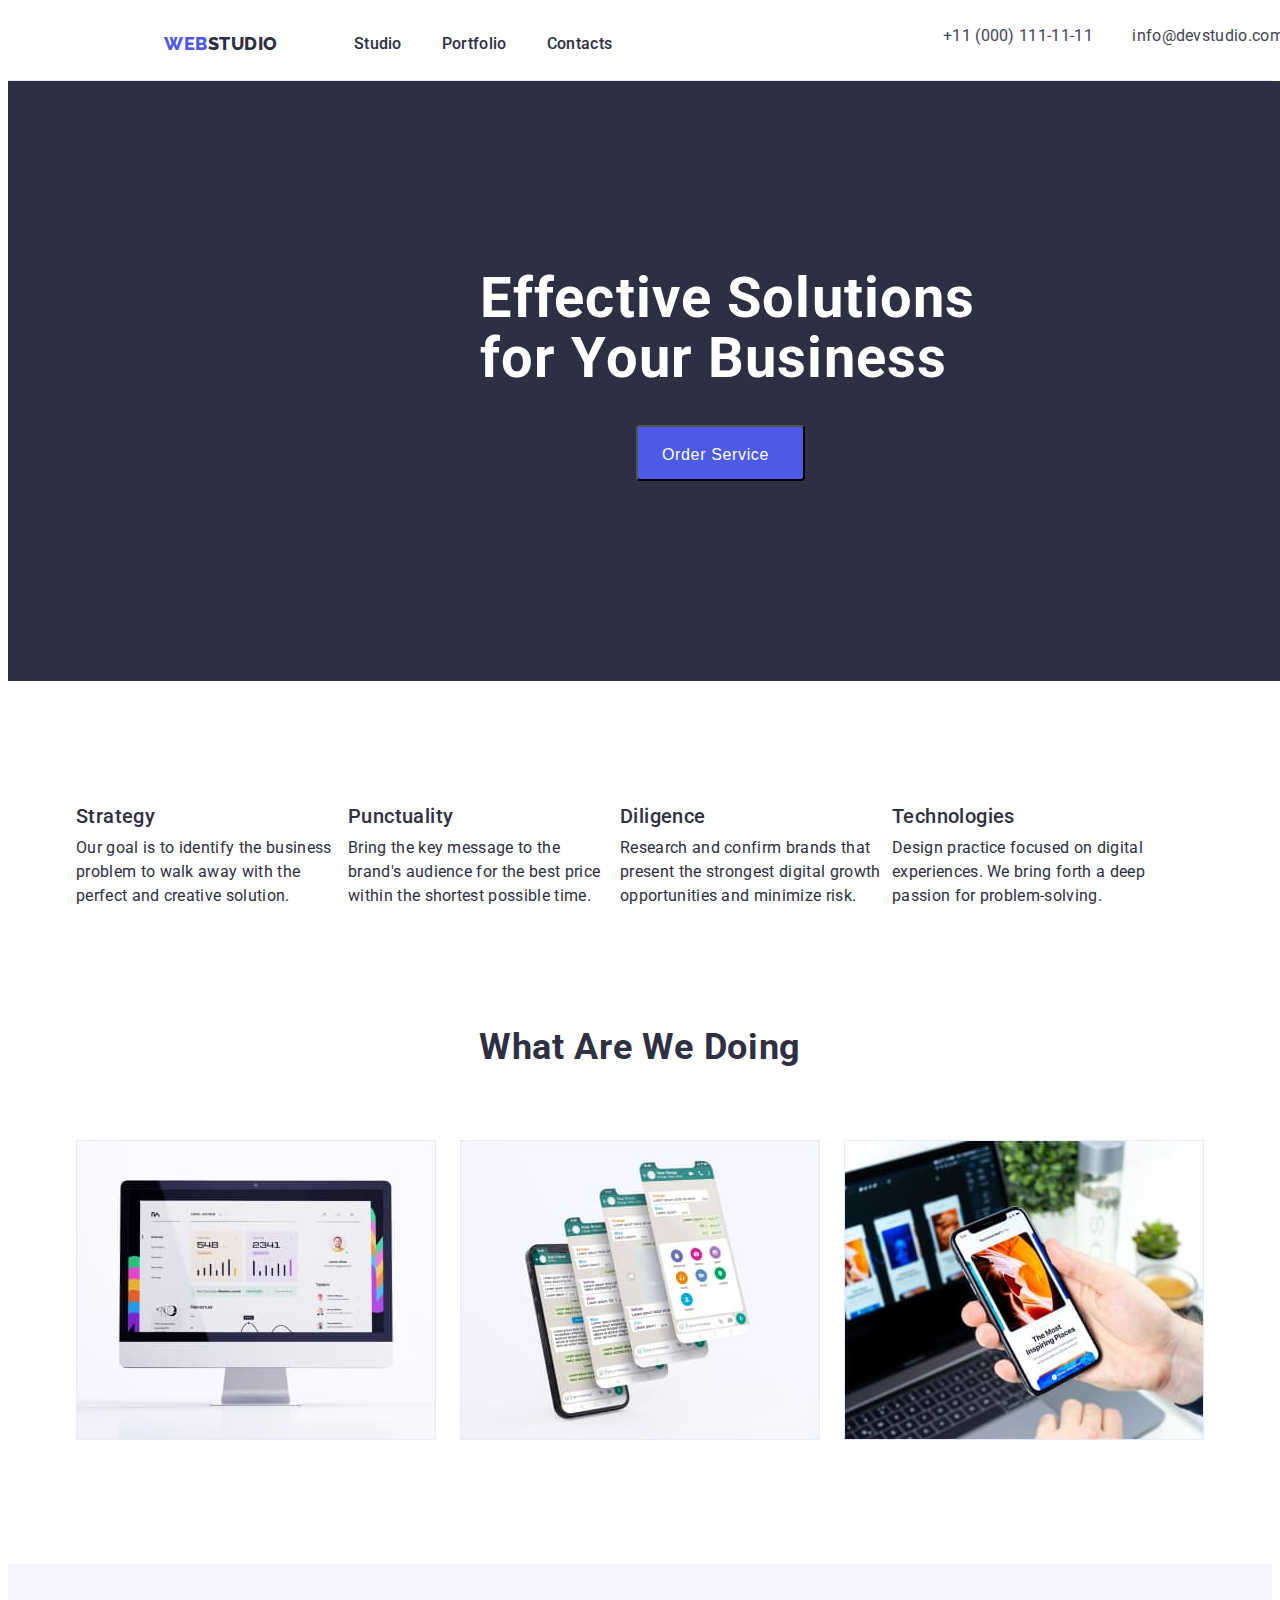
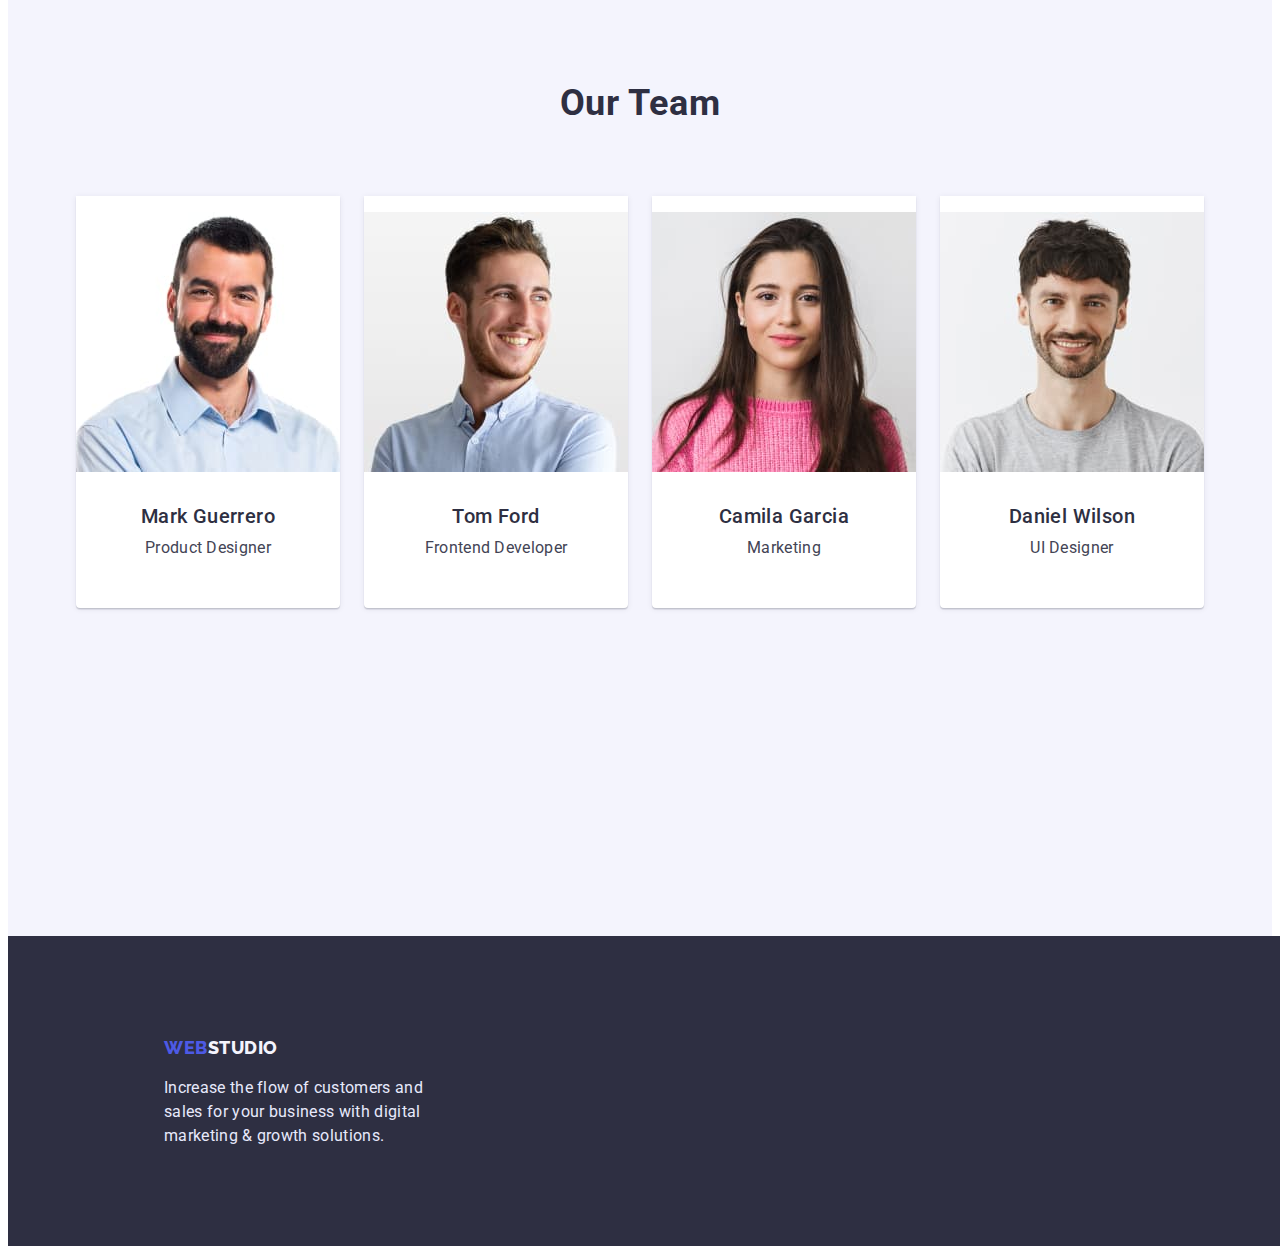
<file: index.html>
<!DOCTYPE html>
<html lang="en">

<head>
    <meta charset="UTF-8">
    <meta http-equiv="X-UA-Compatible" content="IE=edge">
    <meta name="viewport" content="width=device-width, initial-scale=1.0">
    <title>Main Page</title>
    <link rel="stylesheet" href="https://cdnjs.cloudflare.com/ajax/libs/modern-normalize/1.1.0/modern-normalize.min.css"
        integrity="sha512-wpPYUAdjBVSE4KJnH1VR1HeZfpl1ub8YT/NKx4PuQ5NmX2tKuGu6U/JRp5y+Y8XG2tV+wKQpNHVUX03MfMFn9Q=="
        crossorigin="anonymous" referrerpolicy="no-referrer" />
    <link rel="preconnect" href="https://fonts.googleapis.com">
    <link rel="preconnect" href="https://fonts.gstatic.com" crossorigin>
    <link
        href="https://fonts.googleapis.com/css2?family=Raleway:wght@800&family=Roboto:wght@400;500;700;900&display=swap"
        rel="stylesheet">
    <link rel="stylesheet" href="./css/styles.css">
</head>


<body>
    <!-- Top line -->
    <header class="header">
        <!-- Navigation -->
        <div class="container">
            <nav class="nav">
                <a class="nav-logo" href="./index.html">Web<span class="logo-nav-st">Studio</span></a>
                <ul class="nav-list">
                    <li><a class="nav-item" href="./index.html">Studio</a></li>
                    <li><a class="nav-item" href="./portfolio.html">Portfolio</a></li>
                    <li><a class="nav-item" href="">Contacts</a></li>
                </ul>
            </nav>
        </div>
        <!-- Contacts -->
        <address>
            <ul class="adr-list">
                <li>
                    <a class="address mail" href="mailto:info@devstudio.com">info@devstudio.com</a>
                </li>
                <li>
                    <a class="address tel" href="tel:+110001111111">+11 (000) 111-11-11</a>
                </li>
            </ul>
        </address>
        </div>
    </header>



    <main class="main">
        <!-- hero image -->
        <section class="hero-image">
            <h1 class="main-title">Effective Solutions for Your Business</h1>
            <button class="button" type="button">Order Service</button>
        </section>

        <!-- Section 1 -->
        <section class="section-one">
            <div class="container">
                <h2 class="main-t">Advantages</h2>
                <ul class="sec-one-list">
                    <li class="sec-one-list-one">
                        <h3 class="sec-one-tit">Strategy</h3>
                        <p class="sec-one-p">
                            Our goal is to identify the business
                            problem to walk away with the perfect and creative solution.
                        </p>
                    </li>
                    <li class="sec-one-list-two">
                        <h3 class="sec-one-tit"> Punctuality</h3>
                        <p class="sec-one-p">
                            Bring the key message to the brand's audience for the best price within the shortest
                            possible
                            time.
                        </p>
                    </li>
                    <li class="sec-one-list-three">
                        <h3 class="sec-one-tit">Diligence</h3>
                        <p class="sec-one-p">
                            Research and confirm brands that present the strongest digital growth opportunities and
                            minimize
                            risk.
                        </p>
                    </li>
                    <li class="sec-one-list-four">
                        <h3 class="sec-one-tit">Technologies</h3>
                        <p class="sec-one-p">
                            Design practice focused on digital experiences. We bring forth a deep passion for
                            problem-solving.
                        </p>
                    </li>
                </ul>
            </div>
        </section>


        <!-- Section 2 -->
        <div class="container">
            <section class="section-two">
                <h2 class="sec-two-title">What are we doing</h2>

                <ul class="sec-two-list">
                    <li class="sec-two-li">
                        <img class="sec-two-img" src="./images/img1.jpg" alt="Computer" width="360">
                    </li>
                    <li class="sec-two-li">
                        <img class="sec-two-img" src="./images/img2.jpg" alt="Mobile version" width="360">
                    </li>
                    <li class="sec-two-li">
                        <img class="sec-two-img" src="./images/img3.jpg" alt="Application on the phone" width="360">
                    </li>
                </ul>
            </section>
        </div>
        <!-- Section 3 -->

        <section class="section-three">
            <h2 class="sec-three-title">Our Team</h2>
            <div class="container">
                <ul class="sec-three-list">

                    <li class="sec-three-li">
                        <img class="sec-three-img" src="./images/markguerrero.jpg" alt="Mark Guerrero" width="264">
                        <div class="sec-three-text">
                            <h3 class="sec-three-tit">Mark Guerrero</h3>
                            <p class="sec-three-p">Product Designer</p>
                        </div>
                    </li>
                    <li class="sec-three-li">
                        <img class="sec-three-img" src="./images/tomford.jpg" alt="Tom Ford" width="264">
                        <div class="sec-three-text">
                            <h3 class="sec-three-tit">Tom Ford</h3>
                            <p class="sec-three-p">Frontend Developer</p>
                        </div>
                    </li>
                    <li class="sec-three-li">
                        <img class="sec-three-img" src="./images/camilagarcia.jpg" alt="Camila Garcia" width="264">
                        <div class="sec-three-text">
                            <h3 class="sec-three-tit">Camila Garcia</h3>
                            <p class="sec-three-p">Marketing</p>
                        </div>
                    </li>
                    <li class="sec-three-li">
                        <img class="sec-three-img" src="./images/danielwilson.jpg" alt="Daniel Wilson" width="264">
                        <div class="sec-three-text">
                            <h3 class="sec-three-tit">Daniel Wilson</h3>
                            <p class="sec-three-p">UI Designer</p>
                        </div>
                    </li>
                </ul>
            </div>
        </section>


    </main>


    <footer class="footer">
        <div class="container">
            <a class="logo-foot" href="./index.html">Web<span class="logo-foot-st">Studio</span></a>
            <p class="footer-p">
                Increase the flow of customers and sales for your business with digital marketing & growth solutions.
            </p>
        </div>
    </footer>


</body>

</html>
</file>
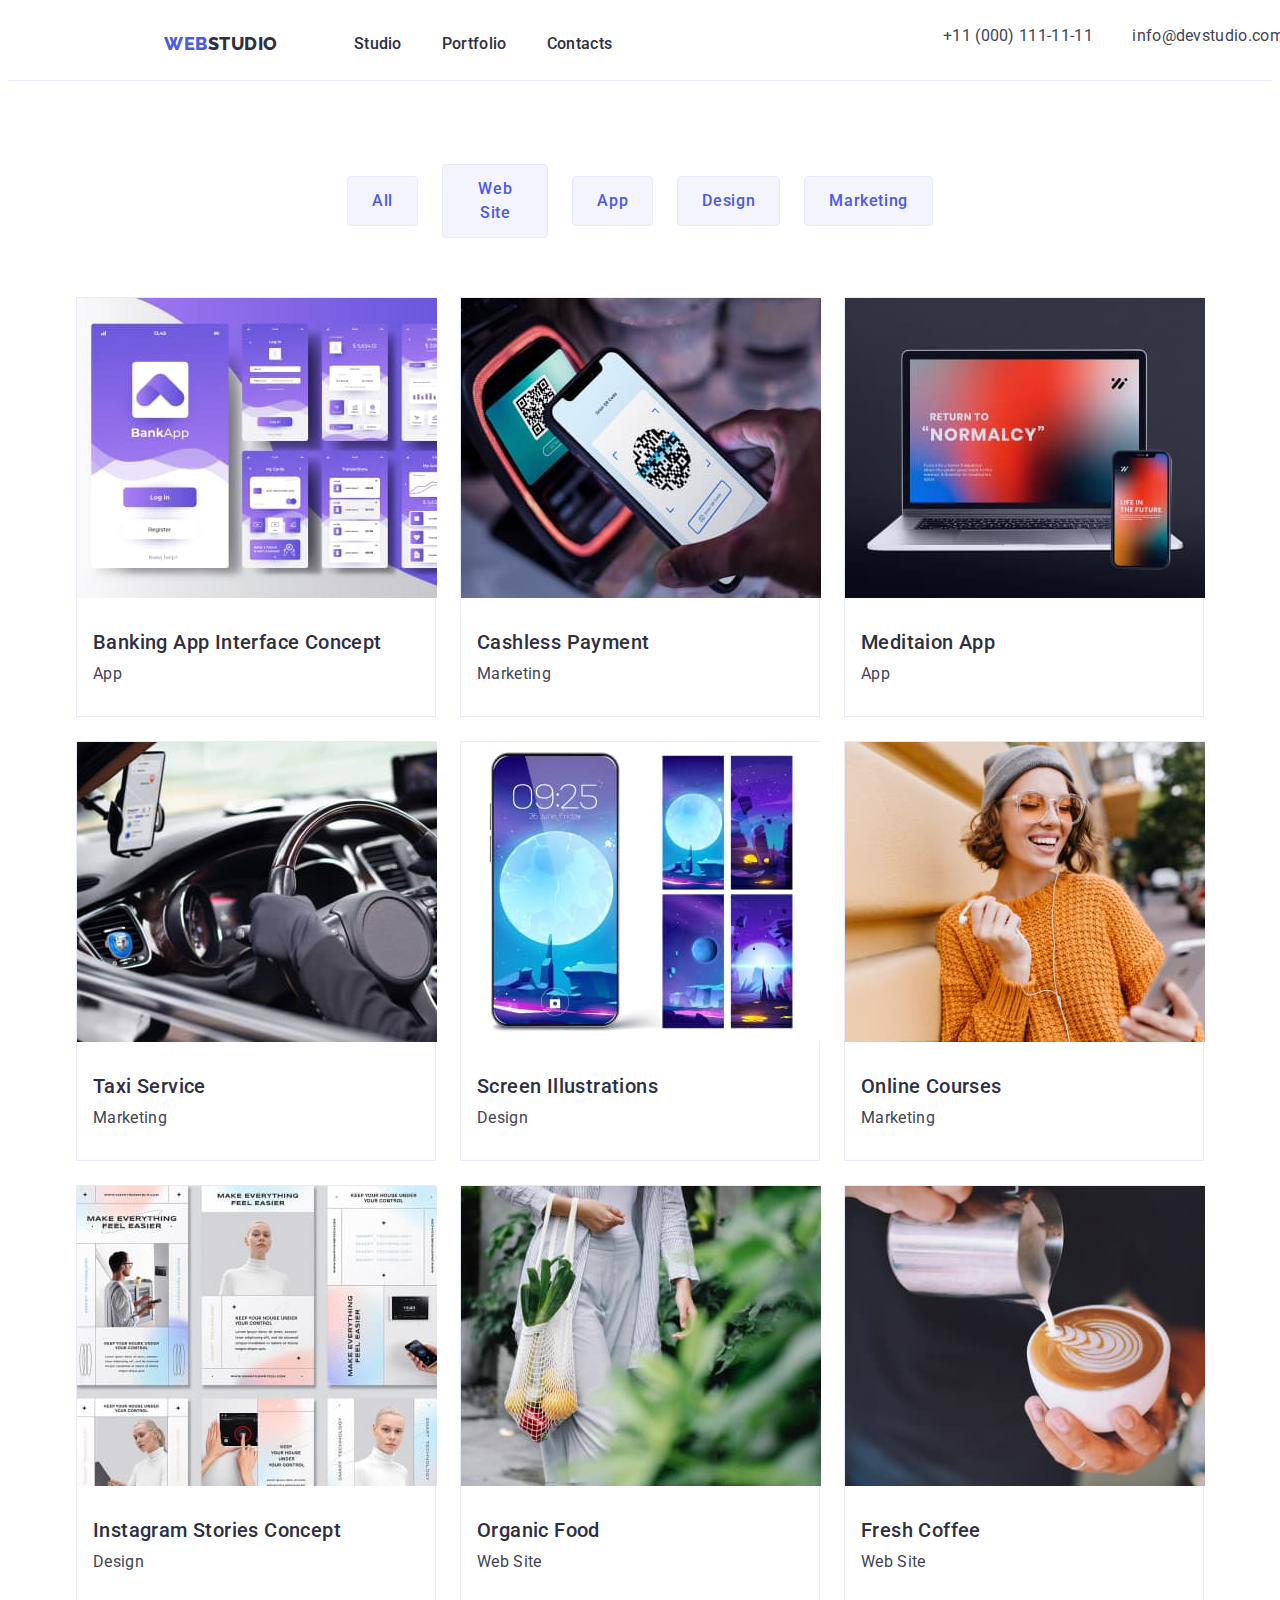
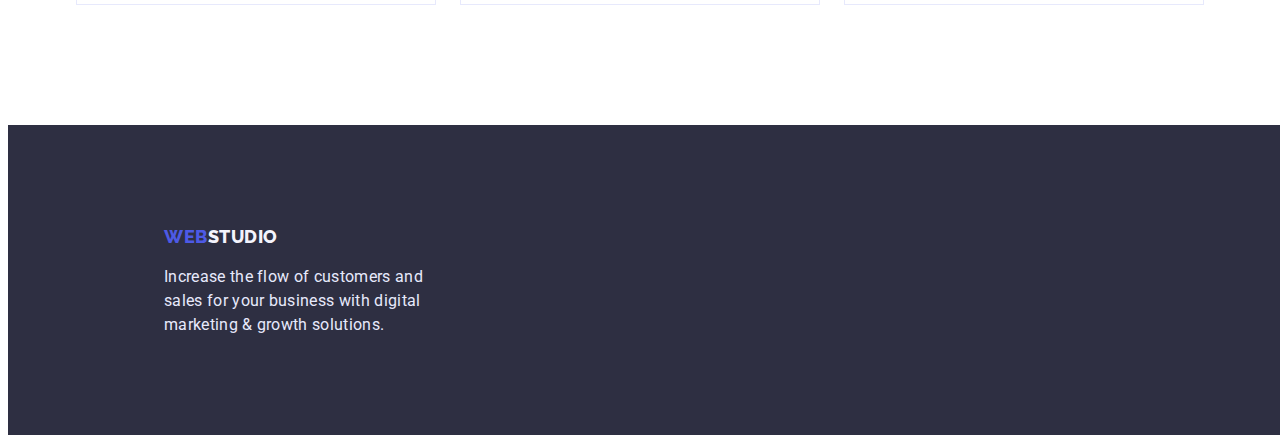
<file: portfolio.html>
<!DOCTYPE html>
<html lang="en">

<head>
	<meta charset="UTF-8" />
	<meta http-equiv="X-UA-Compatible" content="IE=edge" />
	<meta name="viewport" content="width=device-width, initial-scale=1.0" />
	<title>Portfolio</title>
	<link rel="stylesheet" href="https://cdnjs.cloudflare.com/ajax/libs/modern-normalize/1.1.0/modern-normalize.min.css"
		integrity="sha512-wpPYUAdjBVSE4KJnH1VR1HeZfpl1ub8YT/NKx4PuQ5NmX2tKuGu6U/JRp5y+Y8XG2tV+wKQpNHVUX03MfMFn9Q=="
		crossorigin="anonymous" referrerpolicy="no-referrer" />
	<link rel="preconnect" href="https://fonts.googleapis.com" />
	<link rel="preconnect" href="https://fonts.gstatic.com" crossorigin />
	<link
		href="https://fonts.googleapis.com/css2?family=Raleway:wght@800&family=Roboto:wght@400;500;700;900&display=swap"
		rel="stylesheet" />
	<link rel="stylesheet" href="./css/styles.css" />
</head>

<body>
	<!-- Top line -->
	<header class="header">
		<!-- Navigation -->
		<div class="container">
			<nav class="nav">
				<a class="nav-logo" href="./index.html">Web<span class="logo-nav-st">Studio</span></a>
				<ul class="nav-list">
					<li><a class="nav-item" href="./index.html">Studio</a></li>
					<li><a class="nav-item" href="./portfolio.html">Portfolio</a></li>
					<li><a class="nav-item" href="">Contacts</a></li>
				</ul>
			</nav>
		</div>
		<!-- Contacts -->
		<address>
			<ul class="adr-list">
				<li>
					<a class="address mail" href="mailto:info@devstudio.com">info@devstudio.com</a>
				</li>
				<li>
					<a class="address tel" href="tel:+110001111111">+11 (000) 111-11-11</a>
				</li>
			</ul>
		</address>
		</div>
	</header>

	<main class="container">
		<section>
			<h1 class="main-t">Portfolio</h1>
			<!-- Filters -->
			<ul class="but-line">
				<li class="button-port"> <button class="button-text-port" type="button">All</button></li>
				<li class="button-port"> <button class="button-text-port" type="button">Web Site</button></li>
				<li class="button-port"> <button class="button-text-port" type="button">App</button></li>
				<li class="button-port"> <button class="button-text-port" type="button">Design</span></button></li>
				<li class="button-port"> <button class="button-text-port" type="button">Marketing</button></li>
			</ul>

			<!-- Portfolio elements -->
			<ul class="elements">
				<li class="card">
					<img class="img-elements" src="./images/portfolio-images/portfolio1.jpg"
						alt="Banking App Interface Concept" />
					
						 <h2 class="name-elements">Banking App Interface Concept</h2>
					<p class="category">App</p>
					
				</li>
				<li class="card">
					<img class="img-elements" src="./images/portfolio-images/portfolio2.jpg" alt="Cashless Payment" />
					<div class="card-text">
						 <h2 class="name-elements">Cashless Payment</h2>
					<p class="category">Marketing</p>
					</div>
				</li>
				<li class="card">
					<img class="img-elements" src="./images/portfolio-images/portfolio3.jpg" alt="Meditaion App" />
					<div class="card-text">
						<h2 class="name-elements">Meditaion App</h2>
					<p class="category">App</p>
					</div>
				</li>
				<li class="card">
					<img class="img-elements" src="./images/portfolio-images/portfolio4.jpg" alt="Taxi" />
					<div class="card-text">
						 <h2 class="name-elements">Taxi Service</h2>
					<p class="category">Marketing</p>
					</div>
				</li>
				<li class="card">
					<img class="img-elements" src="./images/portfolio-images/portfolio5.jpg" alt="Screen" />
					<div class="card-text">
						<h2 class="name-elements">Screen Illustrations</h2>
					<p class="category">Design</p>
					</div>
				</li>
				<li class="card">
					<img class="img-elements" src="./images/portfolio-images/portfolio6.jpg" alt="Online Courses" />
					<div class="card-text">
						<h2 class="name-elements">Online Courses</h2>
					<p class="category">Marketing</p>
					</div>
				</li>
				<li class="card">
					<img class="img-elements" src="./images/portfolio-images/portfolio7.jpg"
						alt="Instagram Stories Concept" />
					<div class="card-text">
						 <h2 class="name-elements">Instagram Stories Concept</h2>
					<p class="category">Design</p>
					</div>
				</li>
				<li class="card">
					<img class="img-elements" src="./images/portfolio-images/portfolio8.jpg" alt="Organic Food" />
					<div class="card-text">
						 <h2 class="name-elements">Organic Food</h2>
					<p class="category">Web Site</p>
					</div>
				</li>
				<li class="card">
					<img class="img-elements" src="./images/portfolio-images/portfolio9.jpg" alt="resh Coffee" />
					<div class="card-text">
						 <h2 class="name-elements">Fresh Coffee</h2>
					<p class="category">Web Site</p>
					</div>
				</li>
			</ul>
		</section>
	</main>

	<footer class="footer">
		<div class="container">
			<a class="logo-foot" href="./index.html">Web<span class="logo-foot-st">Studio</span></a>
			<p class="footer-p">
				Increase the flow of customers and sales for your business with digital marketing & growth solutions.
			</p>
		</div>
	</footer>
</body>

</html>
</file>
<file: css/styles.css>
:root {
	--main-background-color: #ffffff;
	--background-dark: #2e2f42;
	--background-team: #f4f4fd;
	--main-font-color: #2e2f42;
	--second-font-color: #434455;
	--logo: #4d5ae5;
	--active-nav: #404bbf;
}

h1,
h2,
h3,
p,
ul {
	margin: 0;
	padding: 0;
}

.container {
	width: 1128px;
	margin: 0 auto;
}

body {
	font-family: "Roboto", sans-serif;
	font-weight: 400;
	background-color: var(--main-background-color);
	color: var(--main-font-color);
}

a {
	text-decoration: none;
}

li {
	list-style-type: none;
}

button {
	cursor: pointer;
}

.header {
	padding: 24px 156px;
	display: flex;
	border-bottom: 1px solid #E7E9FC;

}

.nav {
	display: flex;
}

.nav-logo {
	font-family: "Raleway";
	font-style: normal;
	font-weight: 800;
	font-size: 18px;
	line-height: 1.33;

	letter-spacing: 0.03em;
	text-transform: uppercase;

	color: var(--logo);
	display: flex;

}

.logo-nav-st {
	color: var(--main-font-color);


}

.nav-list {
	display: flex;
	flex-direction: row;
	align-items: flex-start;
	margin-left: 76px;
	gap: 40px;
}

.nav-item {

	font-weight: 500;
	font-size: 16px;
	line-height: 1.5;
	letter-spacing: 0.02em;
	color: var(--background-dark);

}

.nav-item:active,
.nav-item:hover,
.nav-item:focus {
	color: var(--active-nav);
}

.adr-list {}

.mail {
	position: absolute;
	width: 151px;
	height: 24px;
	left: 1133px;
	top: 24px;
}

.tel {
	position: absolute;
	width: 153px;
	height: 24px;
	left: 940px;
	top: 24px;
}

.address {
	display: inline-block;
	display: flex;
	flex-direction: row;
	justify-content: flex-end;

	font-style: normal;
	font-size: 16px;
	line-height: 1.5;

	letter-spacing: 0.02em;
	color: var(--second-font-color);
}

.address:hover,
.address:focus {
	color: var(--active-nav);
}

.hero-image {
	display: flex;
	width: 1440px;
	height: 600px;
	background-color: var(--background-dark);
	flex-wrap: wrap;

}

.main-title {
	box-sizing: border-box;

	width: 496px;
	height: 120px;
	margin: 188px 472px 292px 472px;

	font-weight: 700;
	font-size: 56px;
	line-height: 1.07;
	letter-spacing: 0.02em;
	color: var(--main-background-color);

}


.button {
	display: flex;
	flex-direction: row;
	align-items: flex-start;

	position: absolute;
	width: 169px;
	height: 56px;
	left: 636px;
	top: 425px;

	font-weight: 500;
	font-size: 16px;
	line-height: 1.5;

	letter-spacing: 0.04em;
	color: var(--main-background-color);
	background-color: var(--logo);
	padding: 16px 24px;

	border-radius: 4px;


}

.button:hover {
	background-color: var(--active-nav);
}

.button:focus {
	background-color: var(--active-nav);
}

.main-t {
	position: absolute;
	top: -9999px;
	left: -9999px;
}

.sec-one-list {
	display: flex;
	align-items: flex-start;
	flex-wrap: wrap;
	margin-top: 123px;
	margin-bottom: 120px;
	gap: 8px;


}



.sec-one-tit {
	font-weight: 500;
	font-size: 20px;
	line-height: 1.2;
	letter-spacing: 0.02em;
}

.sec-one-p {
	padding: 0;
	width: 264px;
	font-size: 16px;
	line-height: 1.5;
	margin-top: 8px;
	letter-spacing: 0.02em;


}


.sec-two-list {
	display: flex;
	align-items: flex-start;
	flex-wrap: wrap;
	gap: 24px;
	margin-bottom: 120px;
}

.sec-two-li {}

.sec-two-title {
	font-weight: 700;
	font-size: 36px;
	line-height: 1.11;

	text-align: center;
	letter-spacing: 0.02em;
	text-transform: capitalize;

	margin-bottom: 72px;
}




.section-three {
	padding-top: 120px;
	padding-bottom: 120px;
	height: 732px;
	background-color: var(--background-team);
}

.sec-three-list {
	display: flex;
	align-items: flex-start;

	gap: 24px;

}

.sec-three-li {
	display: flex;
	flex-direction: column;
	justify-content: center;
	align-items: center;
	padding: 0px 0px 32px;
	gap: 32px;
	width: 264px;
	height: 380px;
	background-color: var(--main-background-color);
	box-shadow: 0px 1px 6px rgba(46, 47, 66, 0.08), 0px 1px 1px rgba(46, 47, 66, 0.16), 0px 2px 1px rgba(46, 47, 66, 0.08);
	border-radius: 0px 0px 4px 4px;
}


.sec-three-title {
	margin-bottom: 72px;
	font-weight: 700;
	font-size: 36px;
	line-height: 1.11;

	text-align: center;
	letter-spacing: 0.02em;
	text-transform: capitalize;

}

.sec-three-tit {
	text-align: center;
	font-weight: 500;
	font-size: 20px;
	line-height: 1.2;

	text-align: center;
	letter-spacing: 0.02em;

}

.sec-three-p {
	font-size: 16px;
	line-height: 1.5;

	text-align: center;
	letter-spacing: 0.02em;
	color: var(--second-font-color);
}

.sec-three-text {
	display: flex;
	flex-direction: column;
	justify-content: center;
	align-items: center;
	padding: 0px;
	gap: 8px;
}





.footer {
	width: 1440px;
	height: 310px;
	background-color: var(--background-dark);
	display: flex;
	flex-direction: row;
	align-items: flex-start;
}

.logo-foot {
	display: flex;
	flex-direction: row;
	align-items: flex-start;

	font-family: "Raleway";
	font-style: normal;
	font-weight: 800;
	font-size: 18px;
	line-height: 1.33;

	letter-spacing: 0.03em;
	text-transform: uppercase;
	color: var(--logo);
	margin-top: 100px;
}

.logo-foot-st {

	color: var(--background-team);
}

.footer-p {
	font-size: 16px;
	line-height: 1.5;
	width: 264px;
	height: 72px;

	letter-spacing: 0.02em;

	color: #e7e9fc;
	display: flex;
	flex-direction: row;
	align-items: flex-start;
	margin-top: 16px;
}

/* Portfolio  */
/* Portfolio  */
/* Portfolio  */

.but-line {
	display: flex;
	flex-direction: row;
	align-items: flex-start;
	padding: 0px;
	gap: 24px;

	align-items: center;
	margin: 96px auto 72px auto;
	width: 586px;
	height: 48px;
}

.button-port {}

.button-text-port {

	display: flex;
	flex-direction: row;
	justify-content: center;
	align-items: center;
	padding: 12px 24px;

	font-family: 'Roboto';
	font-weight: 500;
	font-size: 16px;
	line-height: 1.5;

	text-align: center;
	letter-spacing: 0.04em;
	background: var(--background-team);
	color: var(--logo);

	border: 1px solid #E7E9FC;
	border-radius: 4px;
}

.button-text-port:hover {
	background: var(--active-nav);
	color: var(--main-background-color);
}

.button-text-port:focus {
	background: var(--active-nav);
	color: var(--main-background-color);
}

.elements {
	display: flex;
	align-items: flex-start;
	flex-wrap: wrap;
	gap: 24px;
	margin-bottom: 120px;

}

.img-elements {
	width: 360px;

}

.name-elements {

	font-weight: 500;
	font-size: 20px;
	line-height: 1.2;

	letter-spacing: 0.02em;
	padding-top: 32px;
		padding-left: 16px;


}

.category {
	font-size: 16px;
	line-height: 1.5;

	letter-spacing: 0.02em;
	color: var(--second-font-color);
	padding-top: 8px;
	padding-left: 16px;
}

.card {
	display: flex;
	align-content: flex-start;
	flex-direction: column;
	flex-wrap: wrap;
	
	width: 360px;
	height: 420px;
	border: 1px solid #E7E9FC;
	box-sizing: border-box;

}

.card-text {

}
</file>
